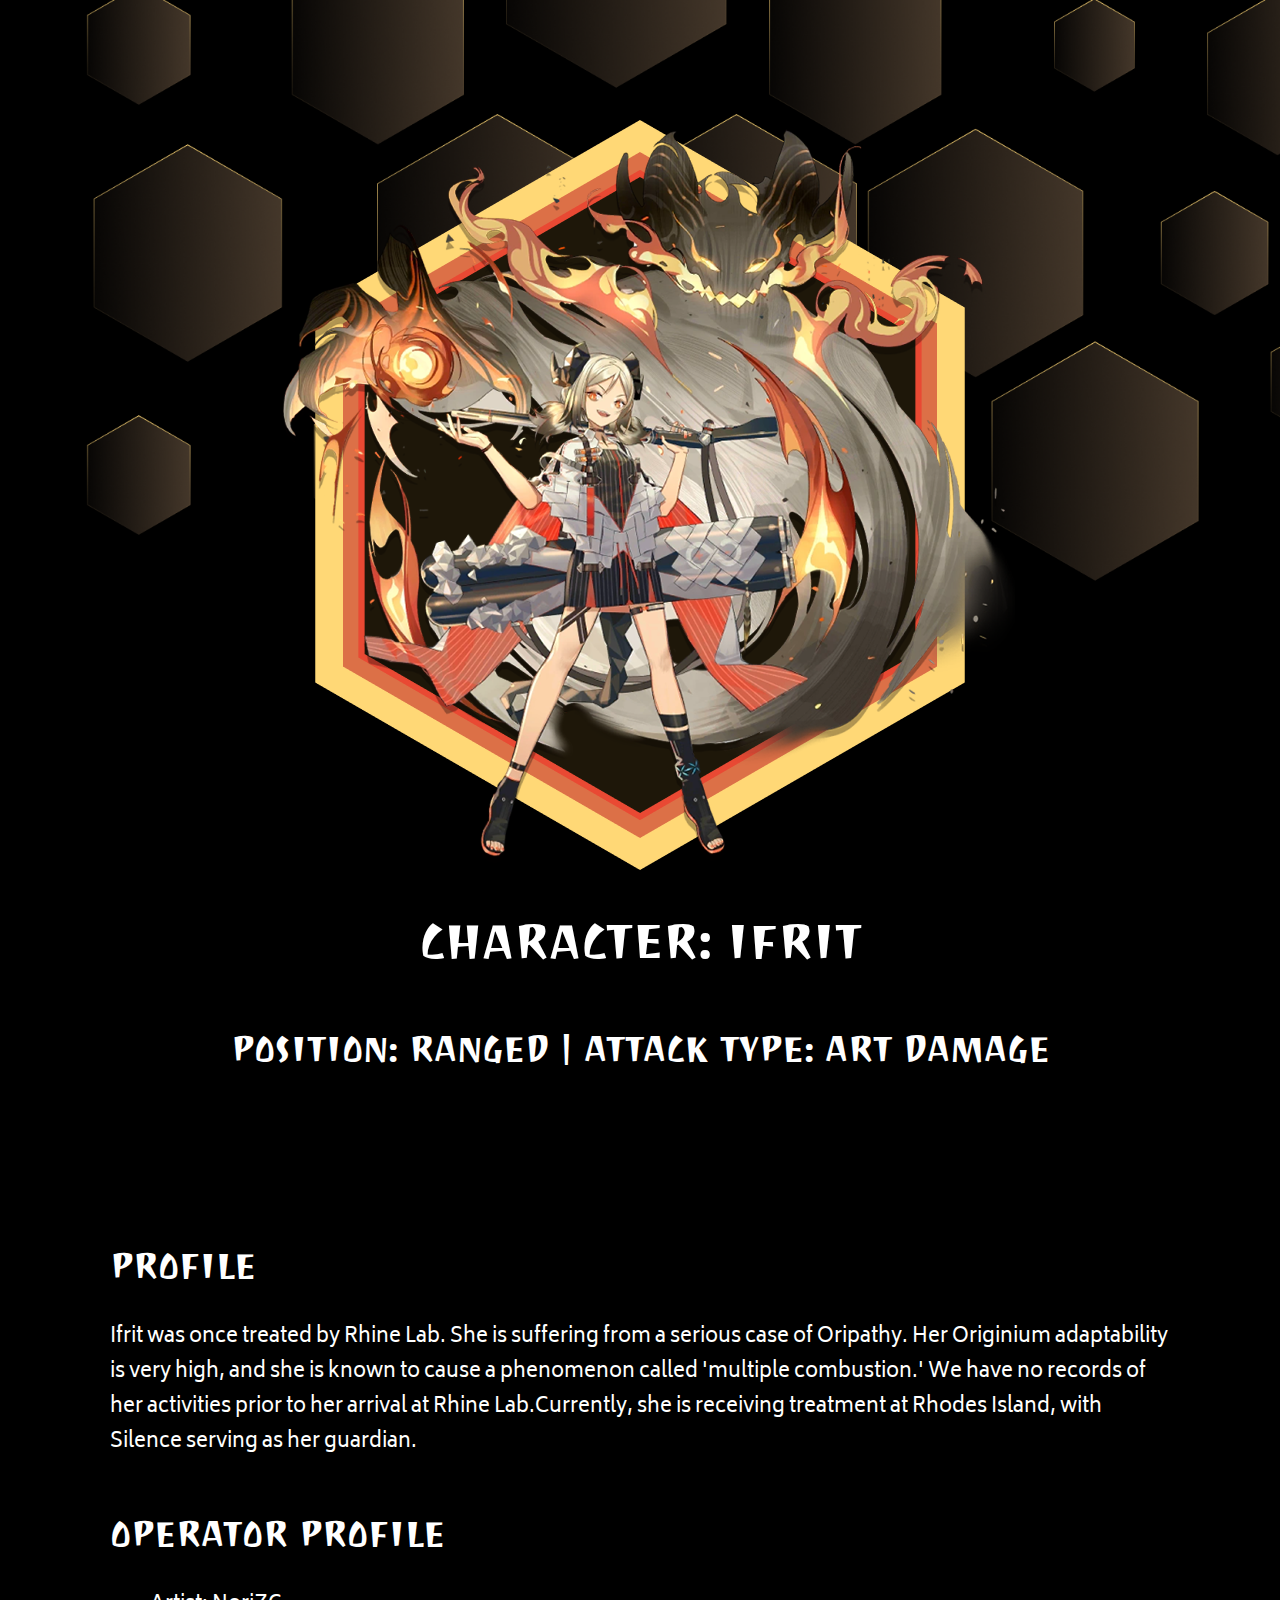
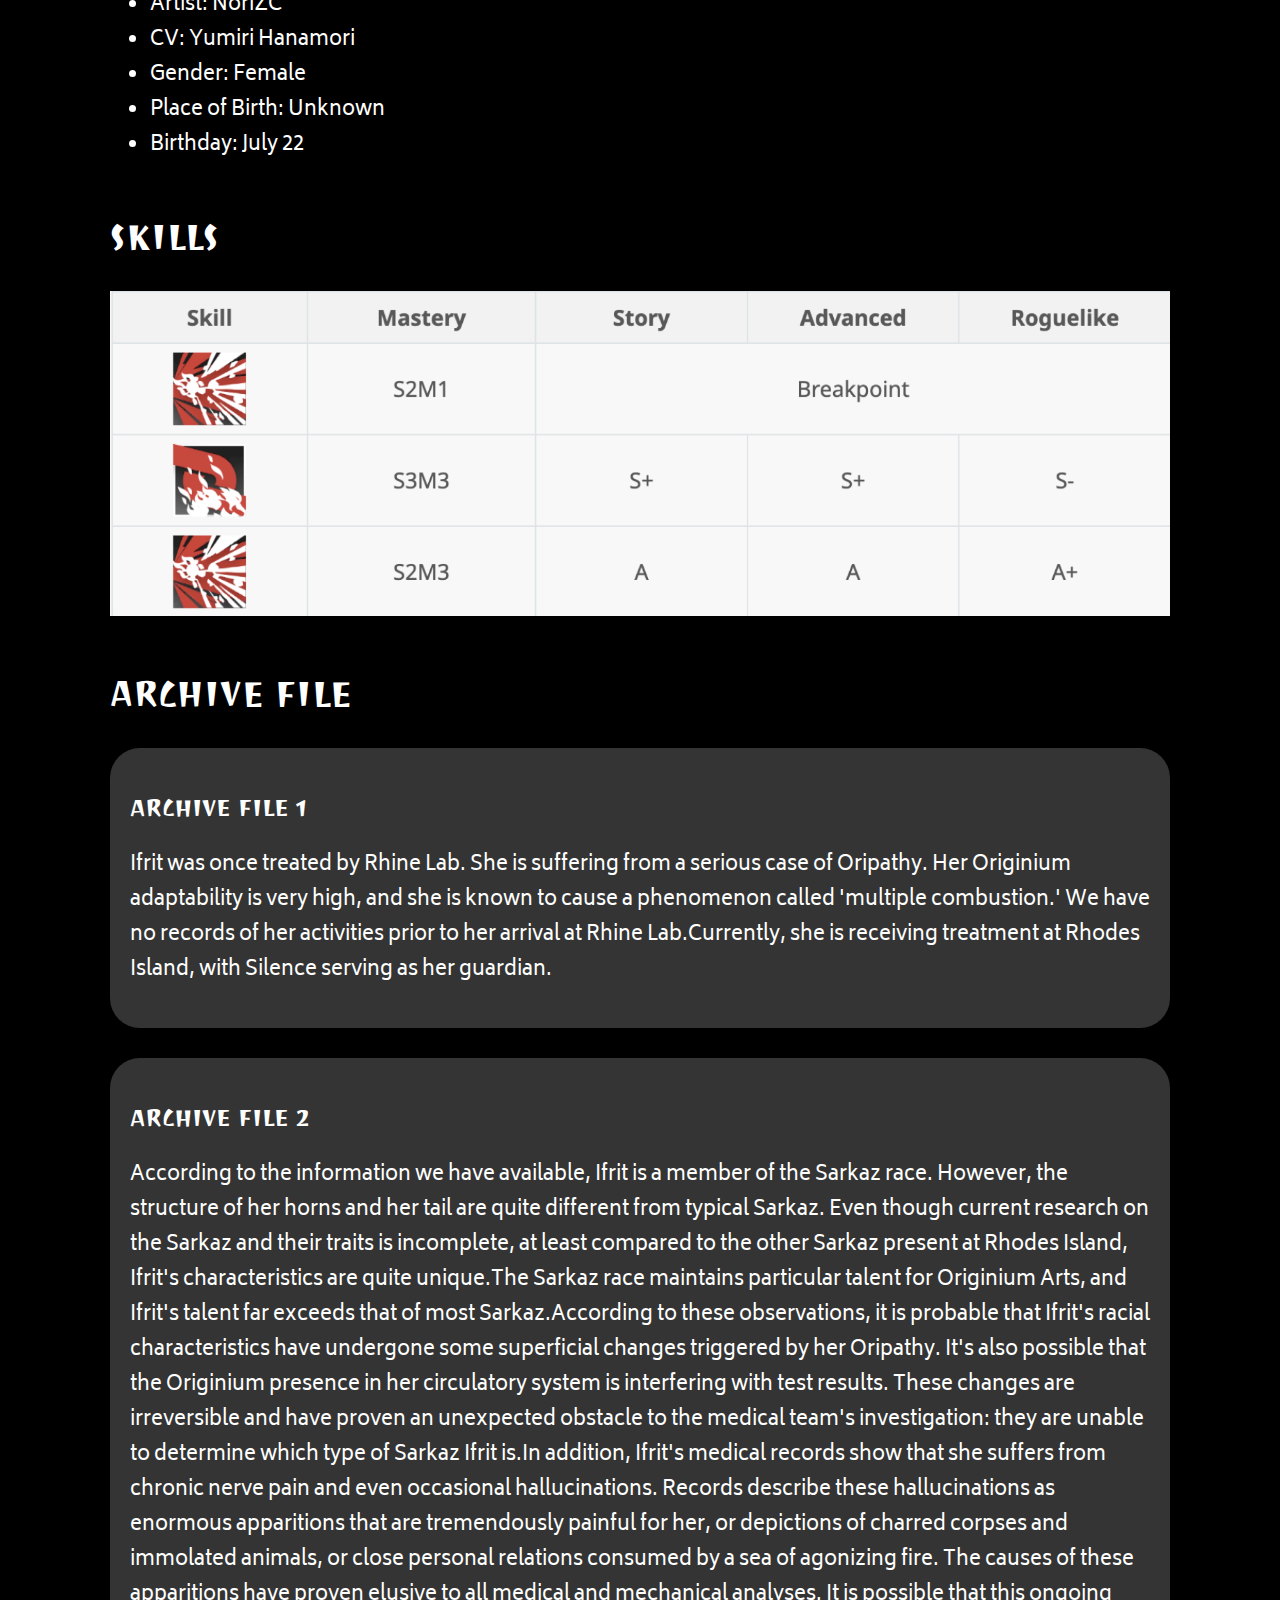
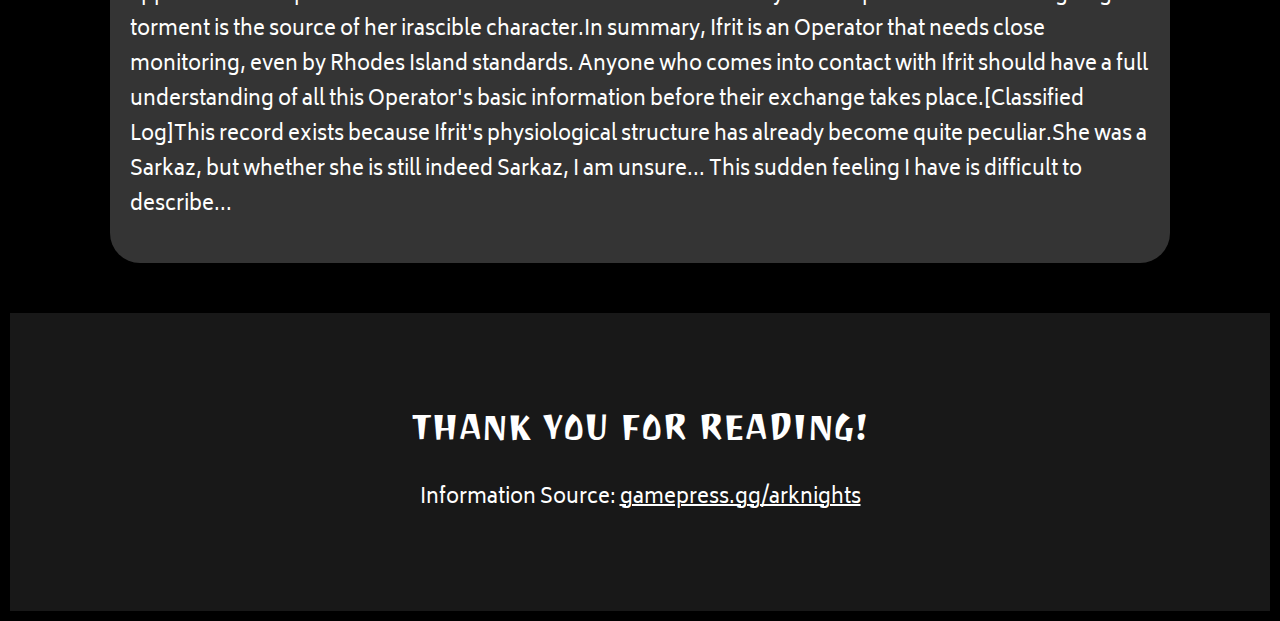
<file: index.html>
<!DOCTYPE html>
<html>
<head>
	<meta charset="utf-8">
	<meta name="viewport" content="width=device-width, initial-scale=1">
	<title>
		Ifrit Profile
	</title>
	<link rel="icon" href="img/Group 1.png">
	<link rel="stylesheet" type="text/css" href="css/ifrit.css">
	<style>
		@import url('https://fonts.googleapis.com/css2?family=Biryani&family=Joti+One&display=swap');
	</style>
</head>
<body>
	<!-- header element -->
	<header>
		<img class="front" src="img/ifrit-with-bg.png">
		<img class="back" src="img/background-grid.png">		
		<h1 class="center">CHARACTER: Ifrit</h1>
		<h2 class="center">Position: ranged | Attack Type: Art Damage</h2>
	</header>

	<!-- main element -->
	<main>
		<!-- profile -->
		<h2>PROFILE</h2>
		<p>
			Ifrit was once treated by Rhine Lab. She is suffering from a serious case of Oripathy. Her Originium adaptability is very high, and she is known to cause a phenomenon called 'multiple combustion.' We have no records of her activities prior to her arrival at Rhine Lab.Currently, she is receiving treatment at Rhodes Island, with Silence serving as her guardian.
		</p>

		<!-- operator profile -->
		<h2>Operator Profile</h2>
		<ul>
			<li>Artist: NoriZC</li>
			<li>CV: Yumiri Hanamori</li>
			<li>Gender: Female</li>
			<li>Place of Birth: Unknown</li>
			<li>Birthday: July 22</li>
		</ul>
	
		<!-- skills -->
		<h2>SKILLS</h2>
		<img src="img/image 1.png">

		<!-- archive file -->
		<h2>Archive File</h2>
		<div class="roundedbox">
			<h3>Archive File 1</h3>
			<p>
				Ifrit was once treated by Rhine Lab. She is suffering from a serious case of Oripathy. Her Originium adaptability is very high, and she is known to cause a phenomenon called 'multiple combustion.' We have no records of her activities prior to her arrival at Rhine Lab.Currently, she is receiving treatment at Rhodes Island, with Silence serving as her guardian.
			</p>
		</div>
		<div class="roundedbox">
			<h3>Archive File 2</h3>
			<p>
				According to the information we have available, Ifrit is a member of the Sarkaz race. However, the structure of her horns and her tail are quite different from typical Sarkaz. Even though current research on the Sarkaz and their traits is incomplete, at least compared to the other Sarkaz present at Rhodes Island, Ifrit's characteristics are quite unique.The Sarkaz race maintains particular talent for Originium Arts, and Ifrit's talent far exceeds that of most Sarkaz.According to these observations, it is probable that Ifrit's racial characteristics have undergone some superficial changes triggered by her Oripathy. It's also possible that the Originium presence in her circulatory system is interfering with test results. These changes are irreversible and have proven an unexpected obstacle to the medical team's investigation: they are unable to determine which type of Sarkaz Ifrit is.In addition, Ifrit's medical records show that she suffers from chronic nerve pain and even occasional hallucinations. Records describe these hallucinations as enormous apparitions that are tremendously painful for her, or depictions of charred corpses and immolated animals, or close personal relations consumed by a sea of agonizing fire. The causes of these apparitions have proven elusive to all medical and mechanical analyses. It is possible that this ongoing torment is the source of her irascible character.In summary, Ifrit is an Operator that needs close monitoring, even by Rhodes Island standards. Anyone who comes into contact with Ifrit should have a full understanding of all this Operator's basic information before their exchange takes place.[Classified Log]This record exists because Ifrit's physiological structure has already become quite peculiar.She was a Sarkaz, but whether she is still indeed Sarkaz, I am unsure... This sudden feeling I have is difficult to describe...
			</p>
		</div>
	</main>

	<!-- footer element -->
	<footer>
		<h2 class="center">Thank you for reading!</h2>
		<p class="center" >Information Source: <a target="_blank" href="https://gamepress.gg/arknights/operator/ifrit">gamepress.gg/arknights</a>
		</p>
	</footer>
	
</body>
</html>
</file>
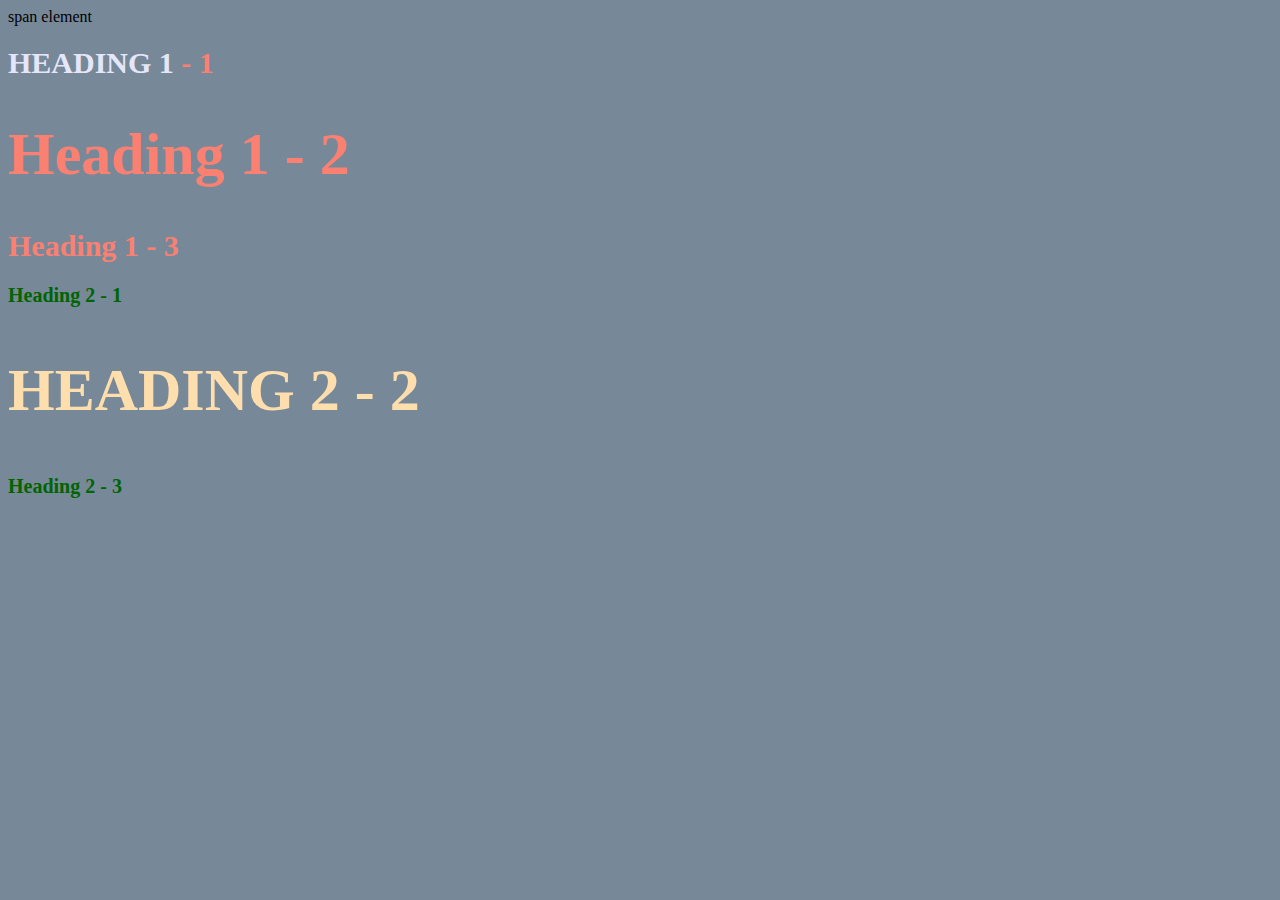
<file: style-test.html>
<!DOCTYPE html>
<html>
<head>
	<meta charset="utf-8">
	<meta name="viewport" content="width=device-width, initial-scale=1">
	<title>style test</title>
	<link rel="stylesheet" type="text/css" href="css/test.css">
</head>
<body>
	<span>span element</span>
	<h1 class="uppercase"><span>Heading 1 </span>- 1</h1>
	<h1 class="big">Heading 1 - 2</h1>
	<h1>Heading 1 - 3</h1>
	<h2>Heading 2 - 1</h2>
	<h2 class="big uppercase">Heading 2 - 2</h2>
	<h2>Heading 2 - 3</h2>

</body>
</html>
</file>
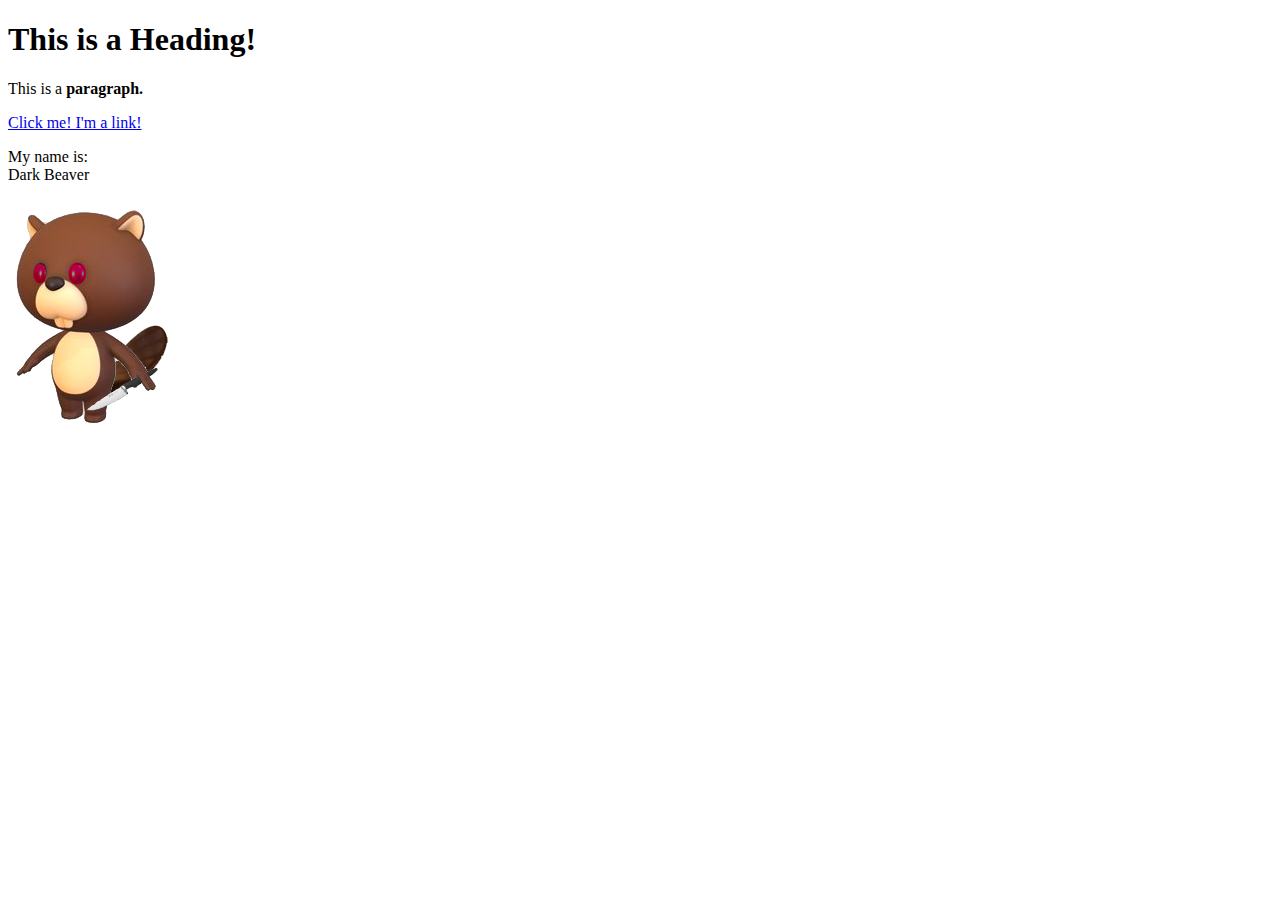
<file: test.html>
<!DOCTYPE html>
<html>
<head>
	<title>test page</title>
</head>
<body>
	<h1>This is a Heading!</h1>
	<p>This is a <b>paragraph.</b></p>
	<a href="https://google.com" target="_blank" title="Let's go to google">Click me! I'm a link!</a>
	<p>My name is:<br>
	Dark Beaver</p>
	<img src="img/DARKBEAVER.png">
</body>
</html>
</file>
<file: css/ifrit.css>
body{
	background-color: black;
	color: #FFFFFF;
	margin: 10px;
}

footer{
	padding-top: 40px;
	padding-bottom: 75px;
	background-color: #181818;	
}

header{
	text-align: center;
	padding:20px;
}



main{
	 margin-left: 100px;
	 margin-right:100px;
	 margin-top: 120px;
	 margin-bottom: 50px;
}
img{
	max-width: 100%;
}

h1,h2,h3{
	font-family: 'Joti One', cursive;
	font-style: normal;
	text-transform: uppercase;
}

h1{
	font-weight: 400;
	font-size: 50px;
}

h2{
	margin-top: 50px;
	font-weight: 400;
	font-size: 36px;
}

h3{
	font-weight: 400;
	font-size: 24px;
}

p,ul{	
	font-family: 'Biryani', sans-serif;
	font-style: normal;
	font-weight: 400;
	font-size: 20px;
}

a{
	color: #FFFFFF;
}
a:hover{
	color: #FFD876;	
}

/* class style */
.roundedbox{
	 margin-left: 0px;
	 margin-right:0px;
	 margin-top:30px;
	 margin-bottom:20px;
	 padding: 20px;
	 background-color: #343434;
	 border-radius: 30px;
}

.front{
	margin-top: 90px;
	z-index: 0;
}
.back{
	position:absolute;
	left: 79px;
	top: -94px;
	z-index: -1;
}
.center{
	text-align: center;
}
</file>
<file: css/test.css>
body{
	background-color: lightslategray;
}

h1{
	font-size: 30px; 
	color: salmon;
}
h2{
	font-size: 20px; 
	color: darkgreen;
}

.big{
	font-size: 60px;
}

.uppercase{
	text-transform: uppercase;
}

.big.uppercase{
	color: navajowhite;
}

h1 span{
	color: lavender;
}
</file>
